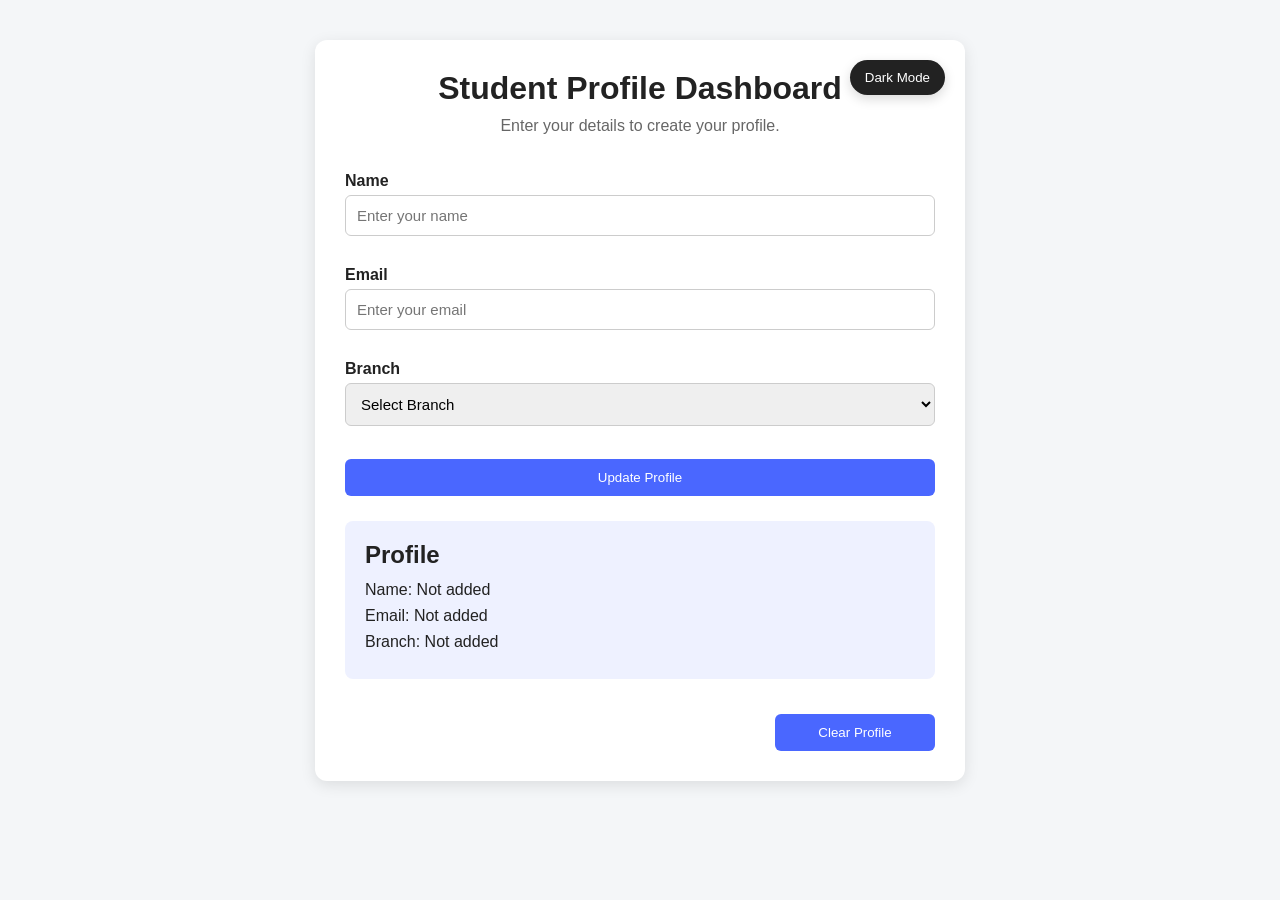
<file: Task-4-DOM/index.html>
<!DOCTYPE html>
<html lang="en">

<head>
    <meta charset="UTF-8">
    <meta name="viewport" content="width=device-width, initial-scale=1.0">

    <title>Student Profile Dashboard</title>

    <link rel="stylesheet" href="style.css">
</head>

<body>

    <div class="container">

            <!-- Dark Mode Button -->
    <button id="darkModeBtn" class="toggle-btn" type="button">
        Dark Mode
    </button>

        <h1 id="title">Student Profile Dashboard</h1>

        <p id="message">
            Enter your details to create your profile.
        </p>


        <!-- Profile Form -->

        <form id="profileForm">

            <label for="name">Name</label>

            <input
                type="text"
                id="name"
                placeholder="Enter your name"
            >

            <small id="nameError"></small>


            <label for="email">Email</label>

            <input
                type="email"
                id="email"
                placeholder="Enter your email"
            >

            <small id="emailError"></small>


            <label for="branch">Branch</label>

            <select id="branch">

                <option value="">Select Branch</option>

                <option value="Computer Science">
                    Computer Science
                </option>

                <option value="Information Science">
                    Information Science
                </option>

                <option value="Electronics">
                    Electronics
                </option>

            </select>

            <small id="branchError"></small>


            <button type="submit">
                Update Profile
            </button>

        </form>


        <!-- Profile Card -->

        <div id="profileCard" class="profile-card">

            <h2>Profile</h2>

            <p id="profileName">
                Name: Not added
            </p>

            <p id="profileEmail">
                Email: Not added
            </p>

            <p id="profileBranch">
                Branch: Not added
            </p>

        </div>


        <!-- Clear Button -->

        <div class="buttons">

            <button id="clearBtn" type="button">
                Clear Profile
            </button>

        </div>

    </div>


    <script src="script.js"></script>

</body>

</html>
</file>
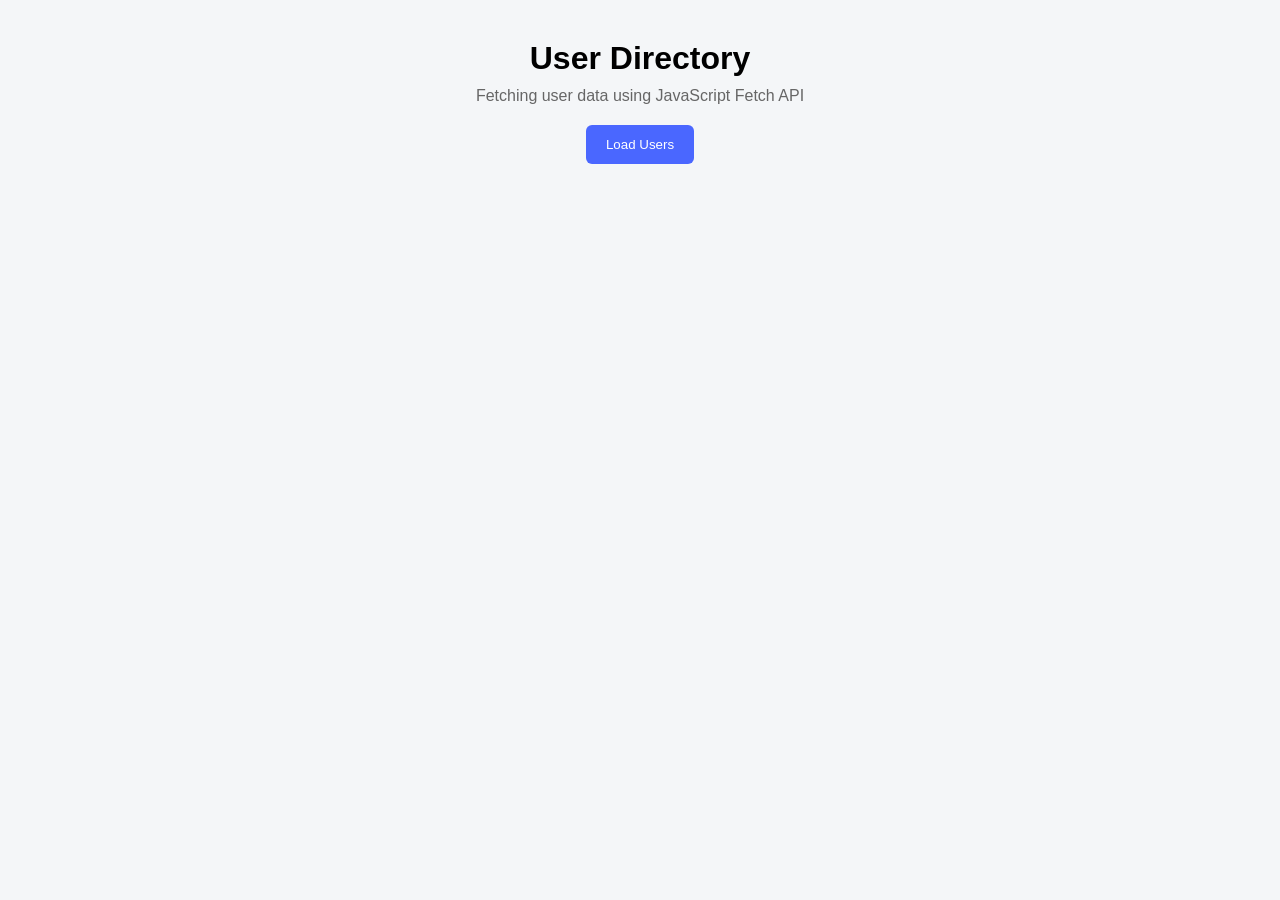
<file: Task-5-Async-JavaScript/index.html>
<!DOCTYPE html>
<html lang="en">

<head>

    <meta charset="UTF-8">

    <meta
        name="viewport"
        content="width=device-width, initial-scale=1.0"
    >

    <title>Async JavaScript User Directory</title>

    <link rel="stylesheet" href="style.css">

</head>

<body>

    <div class="container">

        <h1>User Directory</h1>

        <p>
            Fetching user data using JavaScript Fetch API
        </p>

        <button id="loadUsersBtn">
            Load Users
        </button>

        <p id="status"></p>

        <div id="usersContainer"></div>

    </div>


    <script src="script.js"></script>

</body>

</html>
</file>
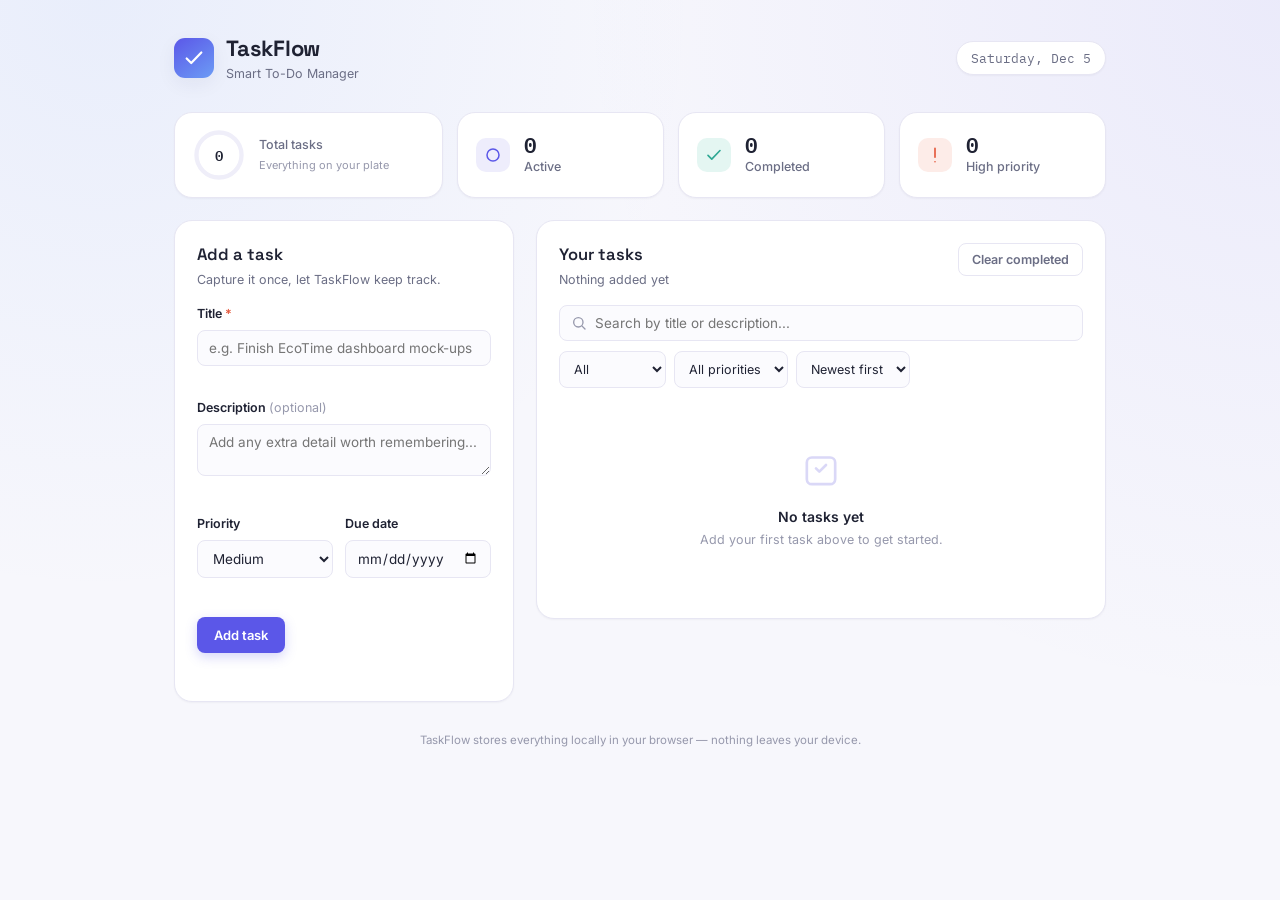
<file: Task-6-ToDo_List/index.html>
<!DOCTYPE html>
<html lang="en">
<head>
<meta charset="UTF-8">
<meta name="viewport" content="width=device-width, initial-scale=1.0">
<title>TaskFlow — Smart To-Do Manager</title>
<link rel="preconnect" href="https://fonts.googleapis.com">
<link rel="preconnect" href="https://fonts.gstatic.com" crossorigin>
<link href="https://fonts.googleapis.com/css2?family=Space+Grotesk:wght@500;600;700&family=Inter:wght@400;500;600;700&family=IBM+Plex+Mono:wght@500;600&display=swap" rel="stylesheet">
<link rel="stylesheet" href="style.css">
</head>
<body>

<div class="app-shell">

  <!-- ===================== HEADER ===================== -->
  <header class="app-header">
    <div class="brand">
      <span class="brand-mark" aria-hidden="true">
        <svg viewBox="0 0 24 24" width="22" height="22" fill="none">
          <path d="M4 12.5l5 5L20 6" stroke="currentColor" stroke-width="2.4" stroke-linecap="round" stroke-linejoin="round"/>
        </svg>
      </span>
      <div>
        <h1>TaskFlow</h1>
        <p class="brand-sub">Smart To-Do Manager</p>
      </div>
    </div>
    <div class="today-pill" id="todayPill"></div>
  </header>

  <!-- ===================== STATS DASHBOARD ===================== -->
  <section class="stats-row" aria-label="Task statistics">
    <div class="stat-card" data-stat="total">
      <div class="stat-ring" id="ringTotal">
        <svg viewBox="0 0 60 60">
          <circle class="ring-track" cx="30" cy="30" r="26"></circle>
          <circle class="ring-fill" id="ringFillTotal" cx="30" cy="30" r="26"></circle>
        </svg>
        <span class="ring-value" id="statTotal">0</span>
      </div>
      <div class="stat-copy">
        <span class="stat-label">Total tasks</span>
        <span class="stat-note">Everything on your plate</span>
      </div>
    </div>

    <div class="stat-card" data-stat="active">
      <div class="stat-icon icon-active" aria-hidden="true">
        <svg viewBox="0 0 24 24" width="18" height="18" fill="none"><circle cx="12" cy="12" r="8" stroke="currentColor" stroke-width="2"/></svg>
      </div>
      <div class="stat-copy">
        <span class="stat-number" id="statActive">0</span>
        <span class="stat-label">Active</span>
      </div>
    </div>

    <div class="stat-card" data-stat="completed">
      <div class="stat-icon icon-completed" aria-hidden="true">
        <svg viewBox="0 0 24 24" width="18" height="18" fill="none"><path d="M4 12.5l5 5L20 6" stroke="currentColor" stroke-width="2.2" stroke-linecap="round" stroke-linejoin="round"/></svg>
      </div>
      <div class="stat-copy">
        <span class="stat-number" id="statCompleted">0</span>
        <span class="stat-label">Completed</span>
      </div>
    </div>

    <div class="stat-card" data-stat="high">
      <div class="stat-icon icon-high" aria-hidden="true">
        <svg viewBox="0 0 24 24" width="18" height="18" fill="none"><path d="M12 3v12M12 21h.01" stroke="currentColor" stroke-width="2.2" stroke-linecap="round"/></svg>
      </div>
      <div class="stat-copy">
        <span class="stat-number" id="statHigh">0</span>
        <span class="stat-label">High priority</span>
      </div>
    </div>
  </section>

  <main class="app-main">

    <!-- ===================== TASK FORM (CREATE / UPDATE) ===================== -->
    <section class="panel form-panel" aria-labelledby="formTitle">
      <div class="panel-head">
        <h2 id="formTitle">Add a task</h2>
        <p class="panel-sub">Capture it once, let TaskFlow keep track.</p>
      </div>

      <form id="taskForm" novalidate>
        <input type="hidden" id="taskId" value="">

        <div class="field">
          <label for="titleInput">Title <span class="required">*</span></label>
          <input type="text" id="titleInput" maxlength="80" placeholder="e.g. Finish EcoTime dashboard mock-ups" autocomplete="off">
          <span class="field-error" id="titleError"></span>
        </div>

        <div class="field">
          <label for="descInput">Description <span class="optional">(optional)</span></label>
          <textarea id="descInput" rows="2" maxlength="240" placeholder="Add any extra detail worth remembering..."></textarea>
          <span class="field-error" id="descError"></span>
        </div>

        <div class="field-row">
          <div class="field">
            <label for="priorityInput">Priority</label>
            <select id="priorityInput">
              <option value="high">High</option>
              <option value="medium" selected>Medium</option>
              <option value="low">Low</option>
            </select>
          </div>

          <div class="field">
            <label for="dueDateInput">Due date</label>
            <input type="date" id="dueDateInput">
            <span class="field-error" id="dateError"></span>
          </div>
        </div>

        <div class="form-actions">
          <button type="submit" class="btn btn-primary" id="submitBtn">Add task</button>
          <button type="button" class="btn btn-ghost" id="cancelEditBtn" hidden>Cancel edit</button>
        </div>

        <p class="form-feedback" id="formFeedback" role="status" aria-live="polite"></p>
      </form>
    </section>

    <!-- ===================== TASK LIST ===================== -->
    <section class="panel list-panel" aria-labelledby="listTitle">
      <div class="panel-head list-head">
        <div>
          <h2 id="listTitle">Your tasks</h2>
          <p class="panel-sub" id="resultsSummary">Nothing added yet</p>
        </div>
        <button type="button" class="btn btn-outline" id="clearCompletedBtn">Clear completed</button>
      </div>

      <!-- Search + Filters -->
      <div class="toolbar">
        <div class="search-box">
          <svg viewBox="0 0 24 24" width="16" height="16" fill="none" aria-hidden="true"><circle cx="11" cy="11" r="7" stroke="currentColor" stroke-width="2"/><path d="M21 21l-4.3-4.3" stroke="currentColor" stroke-width="2" stroke-linecap="round"/></svg>
          <input type="text" id="searchInput" placeholder="Search by title or description...">
        </div>

        <div class="toolbar-selects">
          <select id="statusFilter" aria-label="Filter by status">
            <option value="all">All</option>
            <option value="active">Active</option>
            <option value="completed">Completed</option>
          </select>

          <select id="priorityFilter" aria-label="Filter by priority">
            <option value="all">All priorities</option>
            <option value="high">High</option>
            <option value="medium">Medium</option>
            <option value="low">Low</option>
          </select>

          <select id="sortSelect" aria-label="Sort tasks">
            <option value="newest">Newest first</option>
            <option value="oldest">Oldest first</option>
            <option value="priority">Priority</option>
          </select>
        </div>
      </div>

      <!-- Task cards render here -->
      <div class="task-list" id="taskList"></div>

      <!-- Empty state -->
      <div class="empty-state" id="emptyState" hidden>
        <svg viewBox="0 0 24 24" width="40" height="40" fill="none" aria-hidden="true">
          <path d="M9 11l2 2 4-4" stroke="currentColor" stroke-width="1.6" stroke-linecap="round" stroke-linejoin="round"/>
          <rect x="3.5" y="4.5" width="17" height="16" rx="3" stroke="currentColor" stroke-width="1.6"/>
        </svg>
        <p class="empty-title" id="emptyTitle">No tasks yet</p>
        <p class="empty-sub" id="emptySub">Add your first task above to get started.</p>
      </div>
    </section>

  </main>

  <footer class="app-footer">
    <p>TaskFlow stores everything locally in your browser — nothing leaves your device.</p>
  </footer>
</div>

<!-- Toast notification -->
<div class="toast" id="toast" role="status" aria-live="polite"></div>

<script src="script.js"></script>
</body>
</html>
</file>
<file: Task-4-DOM/style.css>
* {
    box-sizing: border-box;
    margin: 0;
    padding: 0;
}

body {
    font-family: Arial, sans-serif;
    background-color: #f4f6f8;
    color: #222;
    transition: 0.3s;
    position: relative;
}

.toggle-btn {
    position: fixed;
    top: 18px;
    right: 20px;
    z-index: 10;
    padding: 10px 15px;
    border: none;
    border-radius: 999px;
    background-color: #222;
    color: white;
    cursor: pointer;
    box-shadow: 0 4px 12px rgba(0, 0, 0, 0.15);
}

.container {
    width: 90%;
    max-width: 650px;
    margin: 40px auto;
    background-color: white;
    padding: 30px;
    border-radius: 12px;
    box-shadow: 0 4px 15px rgba(0, 0, 0, 0.1);
}

h1 {
    text-align: center;
    margin-bottom: 10px;
}

#message {
    text-align: center;
    color: #666;
    margin-bottom: 25px;
}

form {
    display: flex;
    flex-direction: column;
}

label {
    margin-top: 12px;
    margin-bottom: 5px;
    font-weight: bold;
}

input,
select {
    padding: 11px;
    border: 1px solid #ccc;
    border-radius: 6px;
    font-size: 15px;
}

small {
    color: red;
    min-height: 18px;
}

button {
    margin-top: 15px;
    padding: 11px;
    border: none;
    border-radius: 6px;
    background-color: #4a67ff;
    color: white;
    cursor: pointer;
}

button:hover {
    opacity: 0.85;
}

.profile-card {
    margin-top: 25px;
    padding: 20px;
    border-radius: 8px;
    background-color: #eef1ff;
}

.profile-card h2 {
    margin-bottom: 12px;
}

.profile-card p {
    margin: 8px 0;
}

.buttons {
    display: flex;
    justify-content: flex-end;
    margin-top: 20px;
}

#clearBtn {
    min-width: 160px;
}

.dark {
    background-color: #181818;
    color: white;
}

.dark .toggle-btn {
    background-color: #f4f6f8;
    color: #181818;
}

.dark .container {
    background-color: #292929;
}

.dark #message {
    color: #ccc;
}

.dark .profile-card {
    background-color: #3a3a3a;
}
.container {
    position: relative;
}

.toggle-btn {
    position: absolute;
    top: 20px;
    right: 20px;

    margin: 0;
    padding: 10px 15px;
    border-radius: 20px;
}
</file>
<file: Task-5-Async-JavaScript/style.css>
* {
    box-sizing: border-box;
    margin: 0;
    padding: 0;
}

body {
    font-family: Arial, sans-serif;
    background-color: #f4f6f8;
}

.container {
    width: 90%;
    max-width: 1000px;
    margin: 40px auto;
    text-align: center;
}

h1 {
    margin-bottom: 10px;
}

.container > p {
    color: #666;
    margin-bottom: 20px;
}

button {
    padding: 12px 20px;
    border: none;
    border-radius: 6px;
    background-color: #4a67ff;
    color: white;
    cursor: pointer;
    margin-bottom: 20px;
}

button:hover {
    opacity: 0.85;
}

#status {
    margin: 15px;
    font-weight: bold;
}

#usersContainer {
    display: grid;
    grid-template-columns: repeat(
        auto-fit,
        minmax(250px, 1fr)
    );

    gap: 20px;

    margin-top: 25px;
}

.user-card {
    background-color: white;
    padding: 20px;
    border-radius: 10px;

    box-shadow:
        0 3px 10px rgba(0, 0, 0, 0.1);

    text-align: left;
}

.user-card h2 {
    margin-bottom: 10px;
}

.user-card p {
    margin: 7px 0;
}
</file>
<file: Task-6-ToDo_List/style.css>
/* =============================================================
   TaskFlow — Smart To-Do Manager
   Design tokens
   ============================================================= */
:root{
  --bg: #F7F7FC;
  --surface: #FFFFFF;
  --surface-2: #FBFBFE;
  --border: #E7E6F3;
  --border-soft: #EFEEF9;

  --text: #1F2233;
  --text-muted: #6B6E85;
  --text-faint: #9698AC;

  --primary: #5B57E8;
  --primary-hover: #4A46D6;
  --primary-soft: #EEEDFC;
  --primary-soft-border: #DAD8F7;

  --accent-blue: #6C9CF5;

  --high: #E4573B;
  --high-soft: #FDECE8;
  --medium: #D98B1E;
  --medium-soft: #FBF1DF;
  --low: #2FA894;
  --low-soft: #E4F6F2;

  --success: #2FA871;
  --danger: #E4573B;

  --radius-lg: 18px;
  --radius-md: 12px;
  --radius-sm: 8px;

  --shadow-sm: 0 1px 2px rgba(31, 34, 51, 0.04);
  --shadow-md: 0 6px 20px rgba(35, 34, 90, 0.06);
  --shadow-lift: 0 10px 30px rgba(35, 34, 90, 0.10);

  --font-display: 'Space Grotesk', 'Inter', sans-serif;
  --font-body: 'Inter', sans-serif;
  --font-mono: 'IBM Plex Mono', monospace;
}

*{ box-sizing: border-box; }
html{ -webkit-text-size-adjust: 100%; }

body{
  margin: 0;
  font-family: var(--font-body);
  background:
    radial-gradient(circle at 8% 0%, rgba(108, 156, 245, 0.10), transparent 40%),
    radial-gradient(circle at 100% 0%, rgba(91, 87, 232, 0.08), transparent 45%),
    var(--bg);
  color: var(--text);
  min-height: 100vh;
  line-height: 1.5;
}

a{ color: inherit; }

:focus-visible{
  outline: 2px solid var(--primary);
  outline-offset: 2px;
  border-radius: 4px;
}

@media (prefers-reduced-motion: reduce){
  *{ animation-duration: 0.001ms !important; transition-duration: 0.001ms !important; }
}

/* =============================================================
   Shell / layout
   ============================================================= */
.app-shell{
  max-width: 980px;
  margin: 0 auto;
  padding: 32px 24px 64px;
}

.app-main{
  display: grid;
  grid-template-columns: 340px 1fr;
  gap: 22px;
  align-items: start;
}

@media (max-width: 860px){
  .app-main{ grid-template-columns: 1fr; }
}

/* =============================================================
   Header
   ============================================================= */
.app-header{
  display: flex;
  align-items: center;
  justify-content: space-between;
  margin-bottom: 28px;
  flex-wrap: wrap;
  gap: 12px;
}

.brand{
  display: flex;
  align-items: center;
  gap: 12px;
}

.brand-mark{
  width: 40px;
  height: 40px;
  border-radius: 11px;
  background: linear-gradient(145deg, var(--primary), var(--accent-blue));
  color: #fff;
  display: flex;
  align-items: center;
  justify-content: center;
  box-shadow: var(--shadow-md);
  flex-shrink: 0;
}

.brand h1{
  font-family: var(--font-display);
  font-size: 22px;
  font-weight: 700;
  margin: 0;
  letter-spacing: -0.01em;
}

.brand-sub{
  margin: 0;
  font-size: 12.5px;
  color: var(--text-muted);
}

.today-pill{
  font-family: var(--font-mono);
  font-size: 12.5px;
  color: var(--text-muted);
  background: var(--surface);
  border: 1px solid var(--border);
  padding: 7px 14px;
  border-radius: 999px;
  box-shadow: var(--shadow-sm);
}

/* =============================================================
   Stats dashboard
   ============================================================= */
.stats-row{
  display: grid;
  grid-template-columns: 1.3fr 1fr 1fr 1fr;
  gap: 14px;
  margin-bottom: 22px;
}

@media (max-width: 720px){
  .stats-row{ grid-template-columns: 1fr 1fr; }
}
@media (max-width: 420px){
  .stats-row{ grid-template-columns: 1fr; }
}

.stat-card{
  background: var(--surface);
  border: 1px solid var(--border);
  border-radius: var(--radius-lg);
  padding: 16px 18px;
  display: flex;
  align-items: center;
  gap: 14px;
  box-shadow: var(--shadow-sm);
  transition: box-shadow 0.15s ease, transform 0.15s ease;
}

.stat-card:hover{
  box-shadow: var(--shadow-md);
  transform: translateY(-1px);
}

.stat-ring{
  position: relative;
  width: 52px;
  height: 52px;
  flex-shrink: 0;
}

.stat-ring svg{ width: 52px; height: 52px; transform: rotate(-90deg); }

.ring-track{
  fill: none;
  stroke: var(--border-soft);
  stroke-width: 5;
}

.ring-fill{
  fill: none;
  stroke: var(--primary);
  stroke-width: 5;
  stroke-linecap: round;
  stroke-dasharray: 163.36;
  stroke-dashoffset: 163.36;
  transition: stroke-dashoffset 0.4s ease;
}

.ring-value{
  position: absolute;
  inset: 0;
  display: flex;
  align-items: center;
  justify-content: center;
  font-family: var(--font-mono);
  font-weight: 600;
  font-size: 14px;
  color: var(--text);
}

.stat-copy{ display: flex; flex-direction: column; gap: 2px; min-width: 0; }

.stat-label{ font-size: 12.5px; color: var(--text-muted); font-weight: 500; }
.stat-note{ font-size: 11px; color: var(--text-faint); }

.stat-number{
  font-family: var(--font-mono);
  font-size: 21px;
  font-weight: 600;
  line-height: 1.1;
}

.stat-icon{
  width: 34px;
  height: 34px;
  border-radius: 10px;
  display: flex;
  align-items: center;
  justify-content: center;
  flex-shrink: 0;
}
.icon-active{ background: var(--primary-soft); color: var(--primary); }
.icon-completed{ background: var(--low-soft); color: var(--low); }
.icon-high{ background: var(--high-soft); color: var(--high); }

/* =============================================================
   Panels (shared)
   ============================================================= */
.panel{
  background: var(--surface);
  border: 1px solid var(--border);
  border-radius: var(--radius-lg);
  padding: 22px;
  box-shadow: var(--shadow-sm);
}

.panel-head{ margin-bottom: 16px; }
.panel-head h2{
  font-family: var(--font-display);
  font-size: 16.5px;
  margin: 0 0 3px;
  font-weight: 600;
}
.panel-sub{ margin: 0; font-size: 12.5px; color: var(--text-muted); }

.list-head{
  display: flex;
  align-items: flex-start;
  justify-content: space-between;
  gap: 12px;
  flex-wrap: wrap;
}

/* =============================================================
   Form
   ============================================================= */
.field{ margin-bottom: 14px; }

.field label{
  display: block;
  font-size: 12.5px;
  font-weight: 600;
  margin-bottom: 6px;
  color: var(--text);
}

.required{ color: var(--high); }
.optional{ color: var(--text-faint); font-weight: 400; }

.field-row{
  display: grid;
  grid-template-columns: 1fr 1fr;
  gap: 12px;
}

@media (max-width: 480px){
  .field-row{ grid-template-columns: 1fr; }
}

input[type="text"],
input[type="date"],
textarea,
select{
  width: 100%;
  font-family: var(--font-body);
  font-size: 13.5px;
  color: var(--text);
  background: var(--surface-2);
  border: 1px solid var(--border);
  border-radius: var(--radius-sm);
  padding: 9px 11px;
  transition: border-color 0.15s ease, box-shadow 0.15s ease;
}

textarea{ resize: vertical; font-family: var(--font-body); }

input:focus, textarea:focus, select:focus{
  border-color: var(--primary);
  box-shadow: 0 0 0 3px var(--primary-soft);
  outline: none;
}

input.invalid, textarea.invalid{
  border-color: var(--high);
}
input.invalid:focus, textarea.invalid:focus{
  box-shadow: 0 0 0 3px var(--high-soft);
}

.field-error{
  display: block;
  min-height: 15px;
  font-size: 11.5px;
  color: var(--high);
  margin-top: 4px;
}

.form-actions{
  display: flex;
  gap: 10px;
  margin-top: 6px;
}

.form-feedback{
  min-height: 16px;
  font-size: 12px;
  margin: 10px 0 0;
  color: var(--success);
}
.form-feedback.is-error{ color: var(--high); }

/* Buttons */
.btn{
  font-family: var(--font-body);
  font-size: 13px;
  font-weight: 600;
  border-radius: var(--radius-sm);
  padding: 9px 16px;
  border: 1px solid transparent;
  cursor: pointer;
  transition: transform 0.1s ease, background 0.15s ease, box-shadow 0.15s ease;
}
.btn:active{ transform: translateY(1px); }

.btn-primary{
  background: var(--primary);
  color: #fff;
  box-shadow: 0 4px 12px rgba(91, 87, 232, 0.25);
}
.btn-primary:hover{ background: var(--primary-hover); }

.btn-ghost{
  background: transparent;
  color: var(--text-muted);
  border-color: var(--border);
}
.btn-ghost:hover{ background: var(--surface-2); }

.btn-outline{
  background: var(--surface);
  color: var(--text-muted);
  border-color: var(--border);
  font-size: 12.5px;
  padding: 8px 13px;
  white-space: nowrap;
}
.btn-outline:hover{ border-color: var(--high); color: var(--high); }

/* =============================================================
   Toolbar (search + filters)
   ============================================================= */
.toolbar{
  display: flex;
  gap: 10px;
  flex-wrap: wrap;
  margin-bottom: 16px;
}

.search-box{
  flex: 1 1 200px;
  display: flex;
  align-items: center;
  gap: 8px;
  background: var(--surface-2);
  border: 1px solid var(--border);
  border-radius: var(--radius-sm);
  padding: 0 11px;
  color: var(--text-faint);
}

.search-box input{
  border: none;
  background: transparent;
  padding: 9px 0;
  flex: 1;
}
.search-box input:focus{ box-shadow: none; }
.search-box:focus-within{
  border-color: var(--primary);
  box-shadow: 0 0 0 3px var(--primary-soft);
}

.toolbar-selects{
  display: flex;
  gap: 8px;
  flex-wrap: wrap;
}

.toolbar-selects select{
  width: auto;
  padding: 9px 10px;
  font-size: 12.5px;
}

@media (max-width: 560px){
  .toolbar-selects{ width: 100%; }
  .toolbar-selects select{ flex: 1 1 auto; }
}

/* =============================================================
   Task list & cards
   ============================================================= */
.task-list{
  display: flex;
  flex-direction: column;
  gap: 10px;
}

.task-card{
  position: relative;
  display: flex;
  gap: 12px;
  align-items: flex-start;
  background: var(--surface-2);
  border: 1px solid var(--border);
  border-left: 4px solid var(--medium);
  border-radius: var(--radius-md);
  padding: 13px 14px;
  transition: box-shadow 0.15s ease, transform 0.15s ease, border-color 0.15s ease;
}

.task-card:hover{
  box-shadow: var(--shadow-md);
  transform: translateY(-1px);
}

.task-card.priority-high{ border-left-color: var(--high); }
.task-card.priority-medium{ border-left-color: var(--medium); }
.task-card.priority-low{ border-left-color: var(--low); }

.task-card.completed{
  background: var(--surface);
  opacity: 0.75;
}

.task-check{
  flex-shrink: 0;
  width: 22px;
  height: 22px;
  border-radius: 7px;
  border: 1.5px solid var(--border);
  background: var(--surface);
  cursor: pointer;
  display: flex;
  align-items: center;
  justify-content: center;
  color: transparent;
  margin-top: 1px;
  transition: all 0.15s ease;
}
.task-check:hover{ border-color: var(--primary); }
.task-check.checked{
  background: var(--low);
  border-color: var(--low);
  color: #fff;
}

.task-body{ flex: 1; min-width: 0; }

.task-top{
  display: flex;
  align-items: baseline;
  justify-content: space-between;
  gap: 10px;
  flex-wrap: wrap;
}

.task-title{
  font-size: 14.5px;
  font-weight: 600;
  margin: 0;
  word-break: break-word;
}

.task-card.completed .task-title{
  text-decoration: line-through;
  color: var(--text-faint);
}

.task-desc{
  margin: 4px 0 0;
  font-size: 12.5px;
  color: var(--text-muted);
  word-break: break-word;
}

.task-meta{
  display: flex;
  align-items: center;
  gap: 8px;
  margin-top: 9px;
  flex-wrap: wrap;
  font-size: 11px;
}

.badge{
  display: inline-flex;
  align-items: center;
  gap: 4px;
  padding: 3px 9px;
  border-radius: 999px;
  font-weight: 600;
  font-size: 10.5px;
  letter-spacing: 0.02em;
  text-transform: uppercase;
}

.badge-high{ background: var(--high-soft); color: var(--high); }
.badge-medium{ background: var(--medium-soft); color: var(--medium); }
.badge-low{ background: var(--low-soft); color: var(--low); }

.meta-date{
  color: var(--text-faint);
  font-family: var(--font-mono);
  font-size: 11px;
}

.meta-date.overdue{ color: var(--high); font-weight: 600; }

.task-actions{
  display: flex;
  gap: 6px;
  flex-shrink: 0;
}

.icon-btn{
  width: 30px;
  height: 30px;
  border-radius: 8px;
  border: 1px solid var(--border);
  background: var(--surface);
  color: var(--text-muted);
  display: flex;
  align-items: center;
  justify-content: center;
  cursor: pointer;
  transition: all 0.15s ease;
}
.icon-btn:hover{ border-color: var(--primary); color: var(--primary); background: var(--primary-soft); }
.icon-btn.delete-btn:hover{ border-color: var(--high); color: var(--high); background: var(--high-soft); }

/* =============================================================
   Empty state
   ============================================================= */
.empty-state{
  text-align: center;
  padding: 46px 20px;
  color: var(--text-faint);
}
.empty-state svg{ color: var(--primary-soft-border); margin-bottom: 10px; }
.empty-title{ font-weight: 600; color: var(--text); margin: 0 0 4px; font-size: 14px; }
.empty-sub{ margin: 0; font-size: 12.5px; }

/* =============================================================
   Footer
   ============================================================= */
.app-footer{
  text-align: center;
  margin-top: 30px;
  font-size: 11.5px;
  color: var(--text-faint);
}

/* =============================================================
   Toast
   ============================================================= */
.toast{
  position: fixed;
  left: 50%;
  bottom: 26px;
  transform: translate(-50%, 20px);
  background: var(--text);
  color: #fff;
  font-size: 13px;
  font-weight: 500;
  padding: 11px 20px;
  border-radius: 999px;
  box-shadow: var(--shadow-lift);
  opacity: 0;
  pointer-events: none;
  transition: opacity 0.2s ease, transform 0.2s ease;
  z-index: 50;
  max-width: 90vw;
  text-align: center;
}

.toast.show{
  opacity: 1;
  transform: translate(-50%, 0);
}

.toast.toast-error{ background: var(--high); }
.toast.toast-success{ background: var(--low); }
</file>
